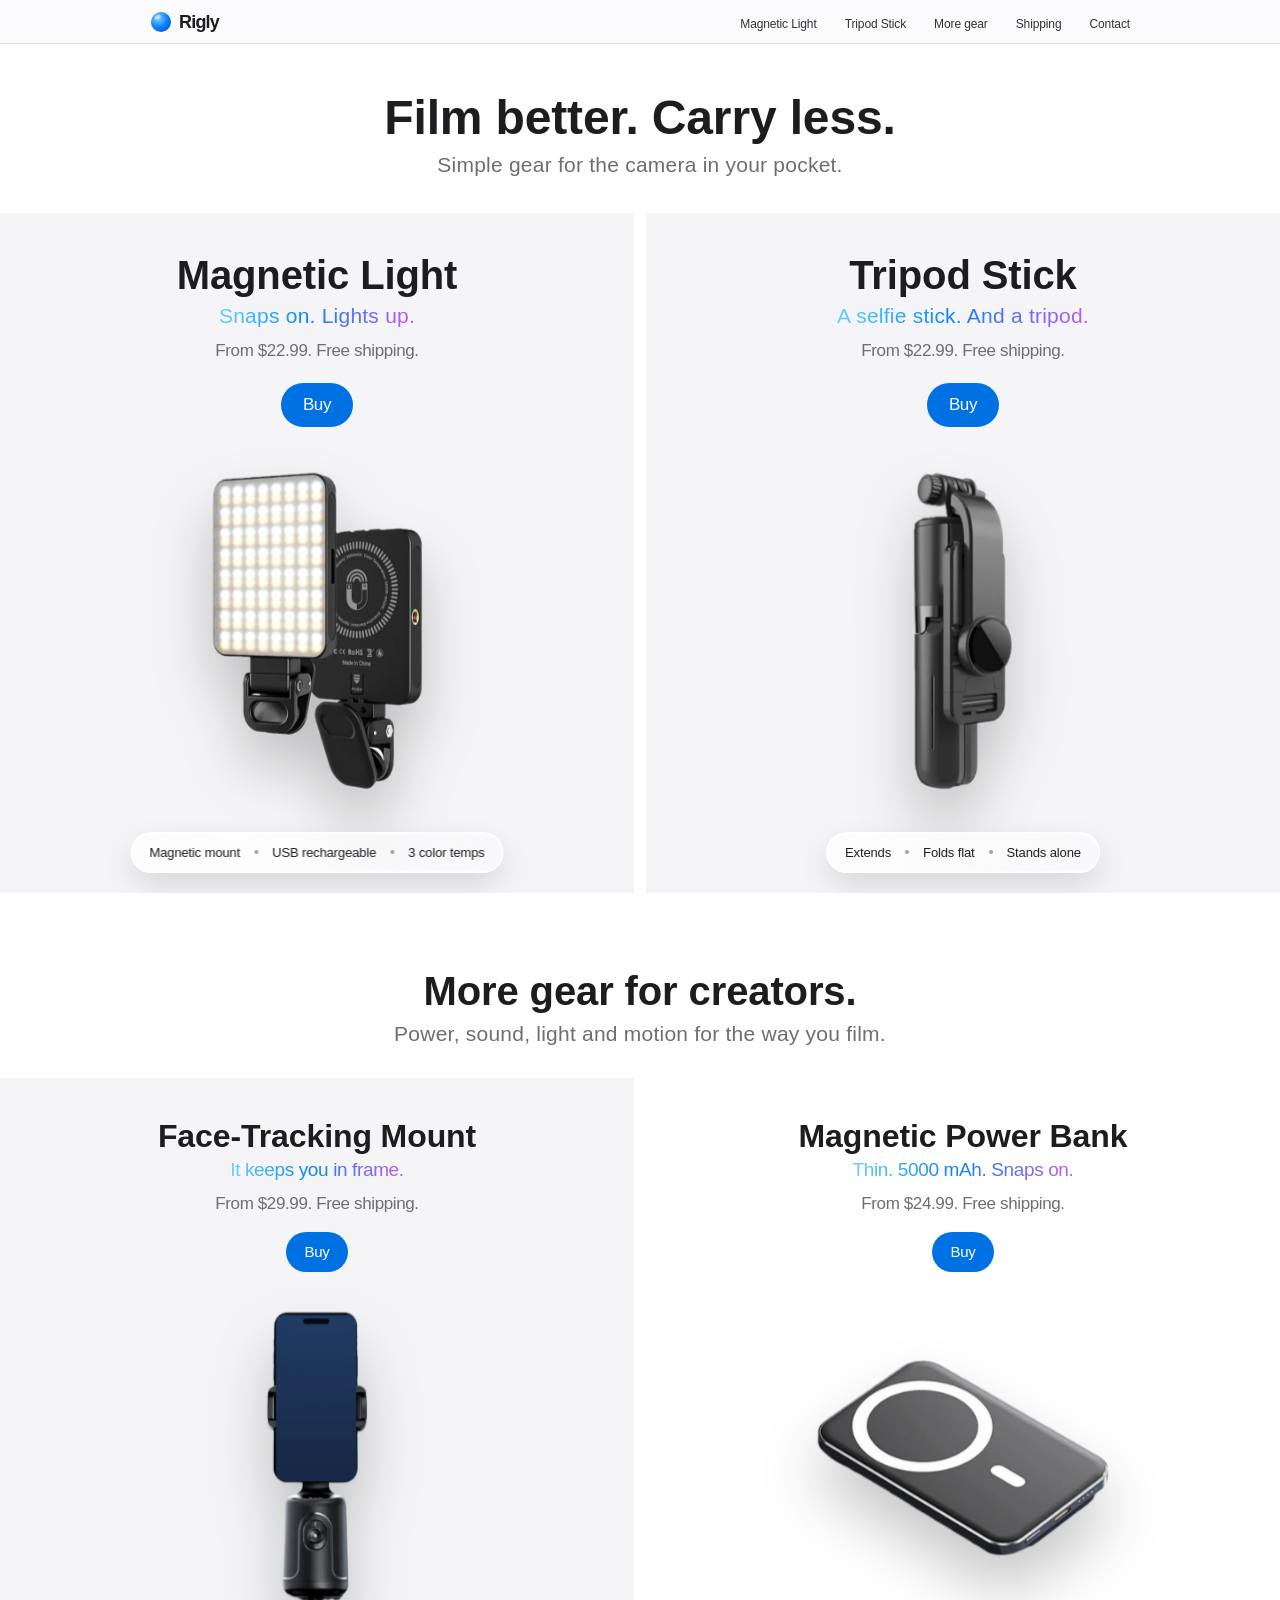
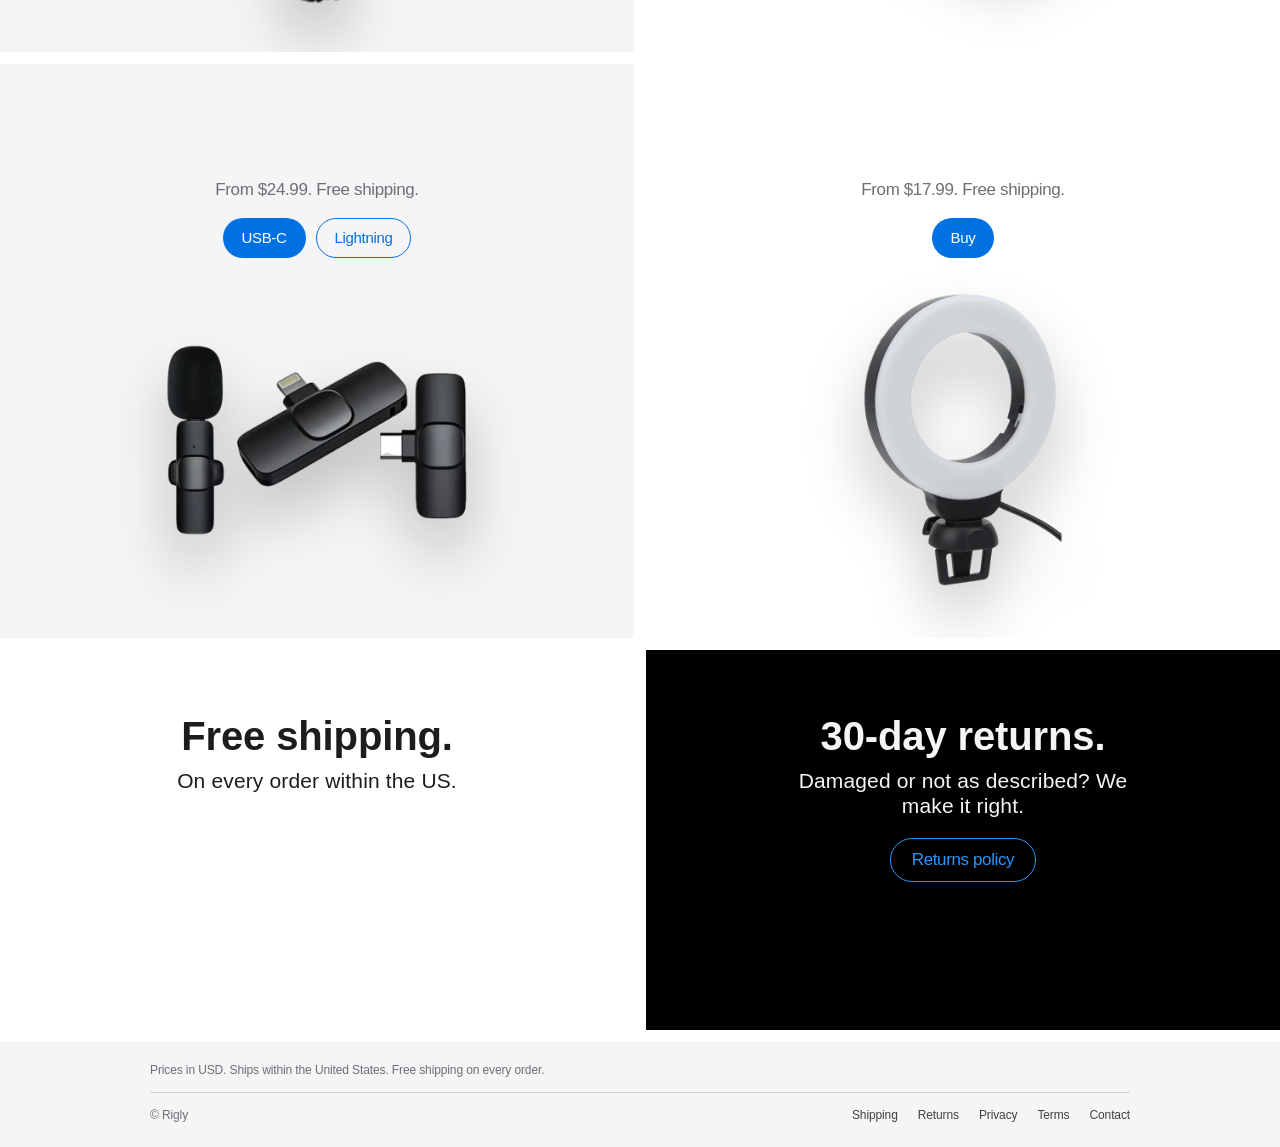
<file: index.html>
<!doctype html>
<html lang="en">
<head>
<meta charset="utf-8">
<meta name="viewport" content="width=device-width,initial-scale=1,viewport-fit=cover">
<title>Rigly | Gear for phone creators</title>
<meta name="description" content="Simple gear for filming with your phone: lights, tripods, wireless mics, power banks and more.">
<meta name="theme-color" content="#f5f5f7">
<meta property="og:type" content="website">
<meta property="og:site_name" content="Rigly">
<meta property="og:title" content="Rigly | Gear for phone creators">
<meta property="og:description" content="Simple gear for filming with your phone: lights, tripods, wireless mics, power banks and more.">
<meta property="og:image" content="https://hellomedialabs.github.io/rigly-store/magnetic-light.webp">
<meta name="twitter:card" content="summary_large_image">
<link rel="icon" href="logo.svg" type="image/svg+xml">
<script>document.documentElement.className="js"</script>
<link rel="preload" as="image" href="magnetic-light.webp">
<link rel="preload" as="image" href="tripod.webp">
<link rel="stylesheet" href="style.css">
</head>
<body>
<a class="skip" href="#main">Skip to content</a>
<nav class="gnav" aria-label="Main"><div class="gnav-in">
  <a class="logo" href="index.html" aria-label="Rigly home"><img class="mark" src="logo.svg" alt="" width="22" height="22"><span class="word">Rigly</span></a>
  <ul>
    <li><a href="index.html#magnetic-light">Magnetic Light</a></li>
    <li><a href="index.html#tripod-stick">Tripod Stick</a></li>
    <li><a href="index.html#more">More gear</a></li>
    <li><a href="shipping.html">Shipping</a></li>
    <li><a href="contact.html">Contact</a></li>
  </ul>
</div></nav>

<main id="main">
  <section class="intro">
    <h1 class="rv">Film better. Carry less.</h1>
    <p class="sub rv" style="--d:.08s">Simple gear for the camera in your pocket.</p>
  </section>

  <div class="duo">
    <section id="magnetic-light" class="tile light prod">
      <div class="copy">
        <h2 class="rv">Magnetic Light</h2>
        <p class="tag rv" style="--d:.06s"><span class="grad">Snaps on. Lights up.</span></p>
        <p class="fine rv" style="--d:.12s">From $<span data-price="light"></span>. Free shipping.</p>
        <p class="cta rv" style="--d:.18s"><a class="btn primary" data-buy="light" href="#">Buy</a></p>
      </div>
      <div class="shot-wrap"><img class="shot" src="magnetic-light.webp" alt="Rigly Magnetic Light, a rechargeable LED panel shown from the front and back" width="900" height="900" fetchpriority="high"></div>
      <div class="chip glass lt"><span>Magnetic mount</span><i></i><span>USB rechargeable</span><i></i><span>3 color temps</span></div>
    </section>

    <section id="tripod-stick" class="tile light prod">
      <div class="copy">
        <h2 class="rv" style="--d:.06s">Tripod Stick</h2>
        <p class="tag rv" style="--d:.12s"><span class="grad">A selfie stick. And a tripod.</span></p>
        <p class="fine rv" style="--d:.18s">From $<span data-price="tripod"></span>. Free shipping.</p>
        <p class="cta rv" style="--d:.24s"><a class="btn primary" data-buy="tripod" href="#">Buy</a></p>
      </div>
      <div class="shot-wrap"><img class="shot" src="tripod.webp" alt="Rigly Tripod Stick, folded" width="900" height="900" fetchpriority="high"></div>
      <div class="chip glass lt"><span>Extends</span><i></i><span>Folds flat</span><i></i><span>Stands alone</span></div>
    </section>
  </div>

  <section id="more" class="intro more-intro">
    <h2 class="rv">More gear for creators.</h2>
    <p class="sub rv" style="--d:.08s">Power, sound, light and motion for the way you film.</p>
  </section>

  <div class="more">
    <section class="tile light mini">
      <div class="copy">
        <h3 class="rv">Face-Tracking Mount</h3>
        <p class="tag rv"><span class="grad">It keeps you in frame.</span></p>
        <p class="fine rv">From $<span data-price="facetrack"></span>. Free shipping.</p>
        <p class="cta rv"><a class="btn primary" data-buy="facetrack" href="#">Buy</a></p>
      </div>
      <div class="shot-wrap"><img class="shot" src="facetrack.webp" alt="Rigly Face-Tracking Mount, a motorized phone mount" width="900" height="900" loading="lazy"></div>
    </section>
    <section class="tile plain mini">
      <div class="copy">
        <h3 class="rv">Magnetic Power Bank</h3>
        <p class="tag rv"><span class="grad">Thin. 5000 mAh. Snaps on.</span></p>
        <p class="fine rv">From $<span data-price="powerbank"></span>. Free shipping.</p>
        <p class="cta rv"><a class="btn primary" data-buy="powerbank" href="#">Buy</a></p>
      </div>
      <div class="shot-wrap"><img class="shot" src="powerbank.webp" alt="Rigly Magnetic Power Bank, a slim magnetic battery" width="900" height="900" loading="lazy"></div>
    </section>
    <section class="tile light mini">
      <div class="copy">
        <h3 class="rv">Wireless Mic</h3>
        <p class="tag rv"><span class="grad">Clip on. Go wireless.</span></p>
        <p class="fine rv">From $<span data-price="micusbc"></span>. Free shipping.</p>
        <p class="cta rv"><a class="btn primary" data-buy="micusbc" href="#">USB-C</a><a class="btn outline" data-buy="miclightning" href="#">Lightning</a></p>
      </div>
      <div class="shot-wrap"><img class="shot" src="mic.webp" alt="Rigly Wireless Mic with USB-C and Lightning receivers" width="900" height="900" loading="lazy"></div>
    </section>
    <section class="tile plain mini">
      <div class="copy">
        <h3 class="rv">Clip-On Ring Light</h3>
        <p class="tag rv"><span class="grad">Better light on every call.</span></p>
        <p class="fine rv">From $<span data-price="ringlight"></span>. Free shipping.</p>
        <p class="cta rv"><a class="btn primary" data-buy="ringlight" href="#">Buy</a></p>
      </div>
      <div class="shot-wrap"><img class="shot" src="ringlight.webp" alt="Rigly Clip-On Ring Light, a small USB ring light with a clip" width="900" height="900" loading="lazy"></div>
    </section>
  </div>

  <div class="pair">
    <section class="tile plain small">
      <h3 class="rv">Free shipping.</h3>
      <p class="sub rv" style="--d:.08s">On every order within the US.</p>
    </section>
    <section class="tile dark small">
      <h3 class="rv">30-day returns.</h3>
      <p class="sub rv" style="--d:.08s">Damaged or not as described? We make it right.</p>
      <p class="cta rv" style="--d:.16s"><a class="btn outline" href="returns.html">Returns policy</a></p>
    </section>
  </div>
</main>

<footer class="foot"><div class="foot-in">
  <p class="note">Prices in USD. Ships within the United States. Free shipping on every order.</p>
  <hr>
  <div class="foot-row">
    <p class="copy">&copy; Rigly</p>
    <p class="links"><a href="shipping.html">Shipping</a><a href="returns.html">Returns</a><a href="privacy.html">Privacy</a><a href="terms.html">Terms</a><a href="contact.html">Contact</a></p>
  </div>
</div></footer>
<script src="site.js"></script>
</body>
</html>
</file>
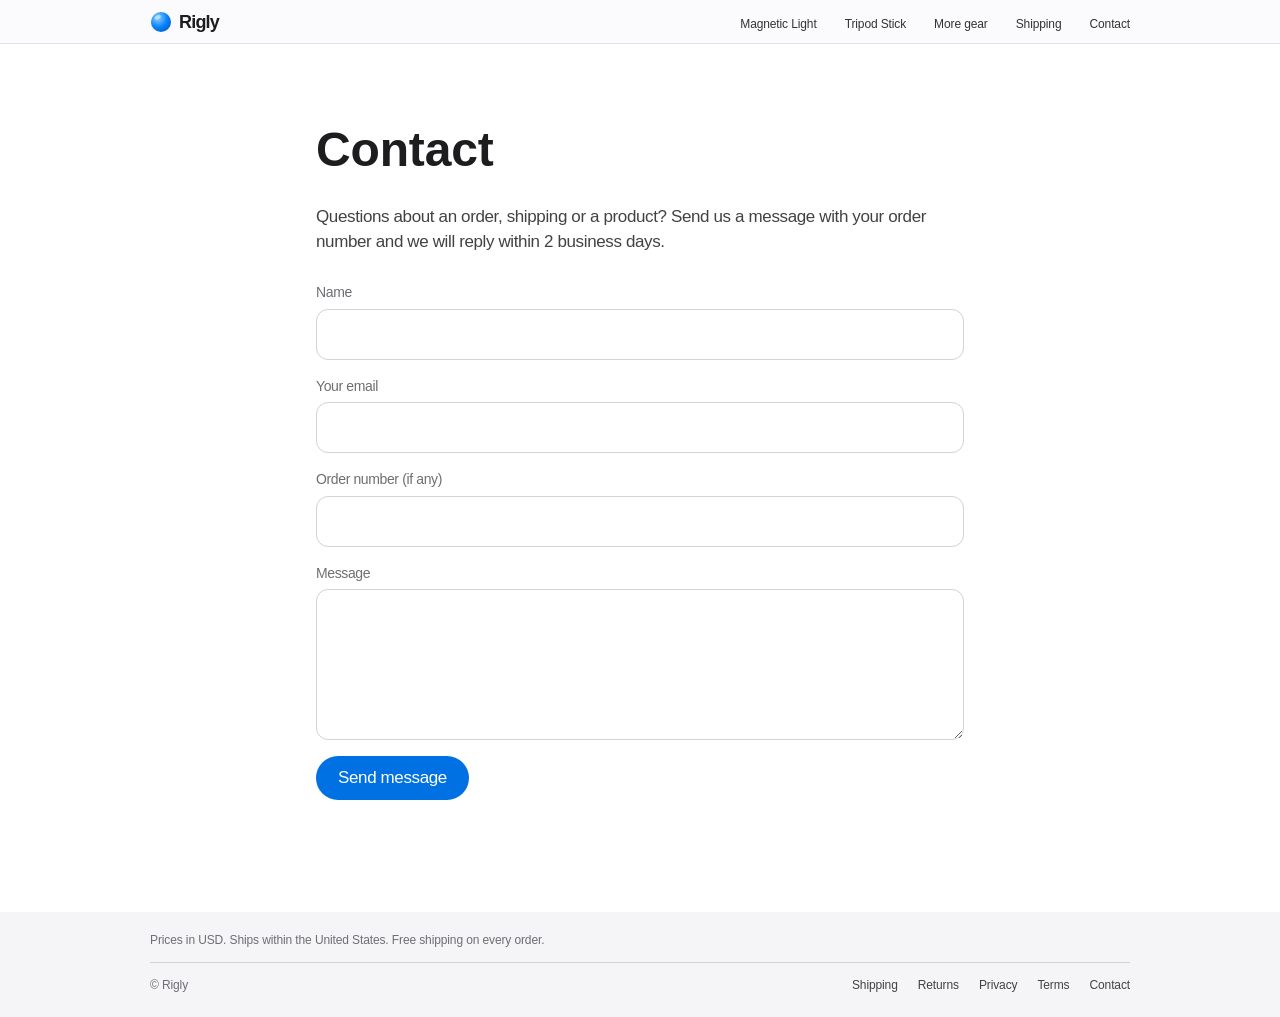
<file: contact.html>
<!doctype html>
<html lang="en">
<head>
<meta charset="utf-8">
<meta name="viewport" content="width=device-width,initial-scale=1,viewport-fit=cover">
<title>Contact | Rigly</title>
<meta name="description" content="">
<meta name="theme-color" content="#f5f5f7">
<meta property="og:type" content="website">
<meta property="og:site_name" content="Rigly">
<meta property="og:title" content="Contact | Rigly">
<meta property="og:description" content="">
<meta property="og:image" content="https://hellomedialabs.github.io/rigly-store/magnetic-light.webp">
<meta name="twitter:card" content="summary_large_image">
<link rel="icon" href="logo.svg" type="image/svg+xml">
<script>document.documentElement.className="js"</script>
<link rel="stylesheet" href="style.css">
</head>
<body>
<a class="skip" href="#main">Skip to content</a>
<nav class="gnav" aria-label="Main"><div class="gnav-in">
  <a class="logo" href="index.html" aria-label="Rigly home"><img class="mark" src="logo.svg" alt="" width="22" height="22"><span class="word">Rigly</span></a>
  <ul>
    <li><a href="index.html#magnetic-light">Magnetic Light</a></li>
    <li><a href="index.html#tripod-stick">Tripod Stick</a></li>
    <li><a href="index.html#more">More gear</a></li>
    <li><a href="shipping.html">Shipping</a></li>
    <li><a href="contact.html">Contact</a></li>
  </ul>
</div></nav>
<main id="main" class="doc"><h1 class="rv">Contact</h1><div class="rv" style="--d:.08s">
<p>Questions about an order, shipping or a product? Send us a message with your order number and we will reply within 2 business days.</p>
<form id="contact-form" method="POST">
  <input type="checkbox" name="botcheck" class="hp" tabindex="-1" autocomplete="off">
  <label>Name<input name="name" required></label>
  <label>Your email<input name="email" type="email" required></label>
  <label>Order number (if any)<input name="order"></label>
  <label>Message<textarea name="message" rows="5" required></textarea></label>
  <button class="btn primary" type="submit">Send message</button>
</form>
<p id="form-status" role="status"></p>
</div></main>
<footer class="foot"><div class="foot-in">
  <p class="note">Prices in USD. Ships within the United States. Free shipping on every order.</p>
  <hr>
  <div class="foot-row">
    <p class="copy">&copy; Rigly</p>
    <p class="links"><a href="shipping.html">Shipping</a><a href="returns.html">Returns</a><a href="privacy.html">Privacy</a><a href="terms.html">Terms</a><a href="contact.html">Contact</a></p>
  </div>
</div></footer>
<script src="site.js"></script>
</body>
</html>
</file>
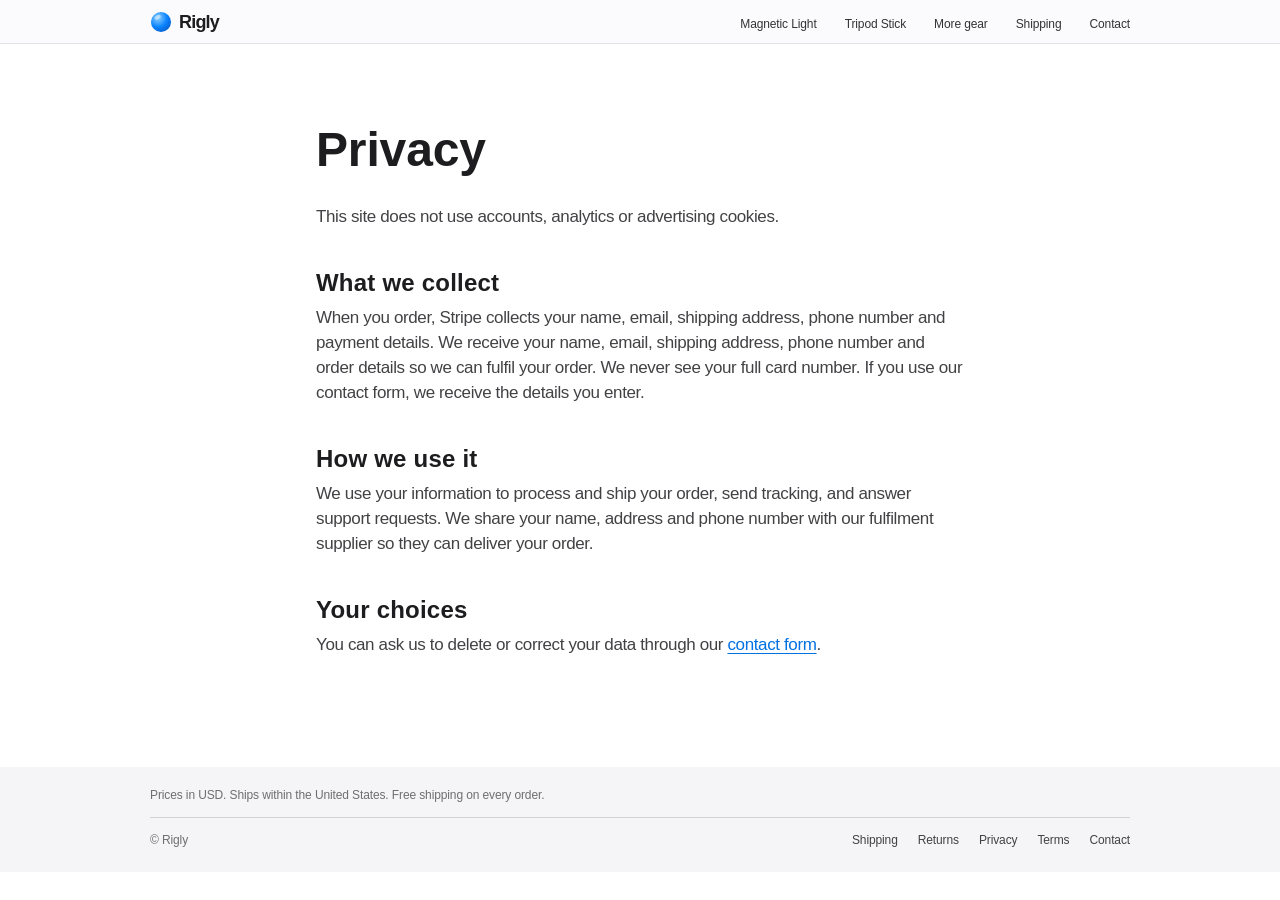
<file: privacy.html>
<!doctype html>
<html lang="en">
<head>
<meta charset="utf-8">
<meta name="viewport" content="width=device-width,initial-scale=1,viewport-fit=cover">
<title>Privacy | Rigly</title>
<meta name="description" content="">
<meta name="theme-color" content="#f5f5f7">
<meta property="og:type" content="website">
<meta property="og:site_name" content="Rigly">
<meta property="og:title" content="Privacy | Rigly">
<meta property="og:description" content="">
<meta property="og:image" content="https://hellomedialabs.github.io/rigly-store/magnetic-light.webp">
<meta name="twitter:card" content="summary_large_image">
<link rel="icon" href="logo.svg" type="image/svg+xml">
<script>document.documentElement.className="js"</script>
<link rel="stylesheet" href="style.css">
</head>
<body>
<a class="skip" href="#main">Skip to content</a>
<nav class="gnav" aria-label="Main"><div class="gnav-in">
  <a class="logo" href="index.html" aria-label="Rigly home"><img class="mark" src="logo.svg" alt="" width="22" height="22"><span class="word">Rigly</span></a>
  <ul>
    <li><a href="index.html#magnetic-light">Magnetic Light</a></li>
    <li><a href="index.html#tripod-stick">Tripod Stick</a></li>
    <li><a href="index.html#more">More gear</a></li>
    <li><a href="shipping.html">Shipping</a></li>
    <li><a href="contact.html">Contact</a></li>
  </ul>
</div></nav>
<main id="main" class="doc"><h1 class="rv">Privacy</h1><div class="rv" style="--d:.08s">
<p>This site does not use accounts, analytics or advertising cookies.</p>
<h2>What we collect</h2>
<p>When you order, Stripe collects your name, email, shipping address, phone number and payment details. We receive your name, email, shipping address, phone number and order details so we can fulfil your order. We never see your full card number. If you use our contact form, we receive the details you enter.</p>
<h2>How we use it</h2>
<p>We use your information to process and ship your order, send tracking, and answer support requests. We share your name, address and phone number with our fulfilment supplier so they can deliver your order.</p>
<h2>Your choices</h2>
<p>You can ask us to delete or correct your data through our <a href="contact.html">contact form</a>.</p>
</div></main>
<footer class="foot"><div class="foot-in">
  <p class="note">Prices in USD. Ships within the United States. Free shipping on every order.</p>
  <hr>
  <div class="foot-row">
    <p class="copy">&copy; Rigly</p>
    <p class="links"><a href="shipping.html">Shipping</a><a href="returns.html">Returns</a><a href="privacy.html">Privacy</a><a href="terms.html">Terms</a><a href="contact.html">Contact</a></p>
  </div>
</div></footer>
<script src="site.js"></script>
</body>
</html>
</file>
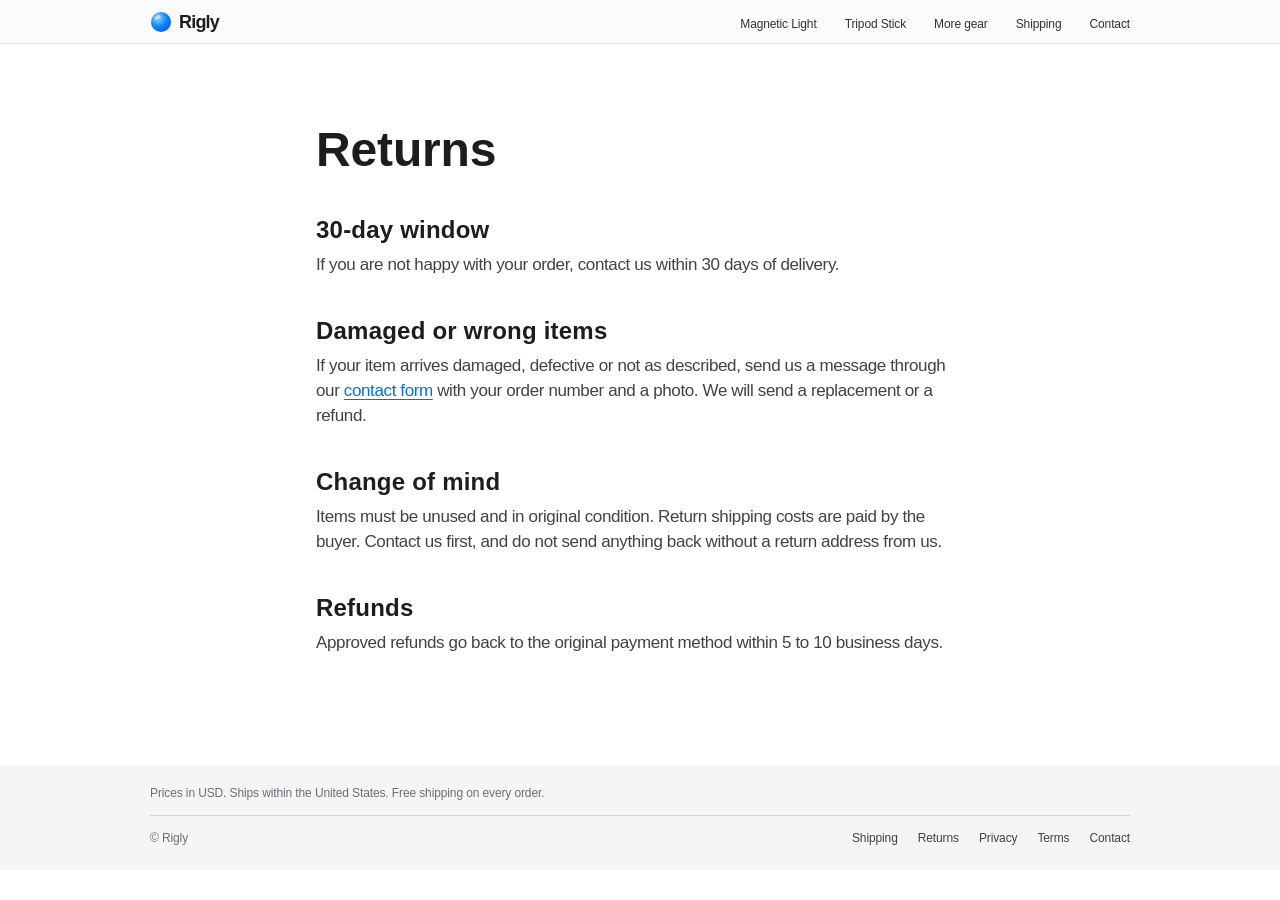
<file: returns.html>
<!doctype html>
<html lang="en">
<head>
<meta charset="utf-8">
<meta name="viewport" content="width=device-width,initial-scale=1,viewport-fit=cover">
<title>Returns | Rigly</title>
<meta name="description" content="">
<meta name="theme-color" content="#f5f5f7">
<meta property="og:type" content="website">
<meta property="og:site_name" content="Rigly">
<meta property="og:title" content="Returns | Rigly">
<meta property="og:description" content="">
<meta property="og:image" content="https://hellomedialabs.github.io/rigly-store/magnetic-light.webp">
<meta name="twitter:card" content="summary_large_image">
<link rel="icon" href="logo.svg" type="image/svg+xml">
<script>document.documentElement.className="js"</script>
<link rel="stylesheet" href="style.css">
</head>
<body>
<a class="skip" href="#main">Skip to content</a>
<nav class="gnav" aria-label="Main"><div class="gnav-in">
  <a class="logo" href="index.html" aria-label="Rigly home"><img class="mark" src="logo.svg" alt="" width="22" height="22"><span class="word">Rigly</span></a>
  <ul>
    <li><a href="index.html#magnetic-light">Magnetic Light</a></li>
    <li><a href="index.html#tripod-stick">Tripod Stick</a></li>
    <li><a href="index.html#more">More gear</a></li>
    <li><a href="shipping.html">Shipping</a></li>
    <li><a href="contact.html">Contact</a></li>
  </ul>
</div></nav>
<main id="main" class="doc"><h1 class="rv">Returns</h1><div class="rv" style="--d:.08s">
<h2>30-day window</h2>
<p>If you are not happy with your order, contact us within 30 days of delivery.</p>
<h2>Damaged or wrong items</h2>
<p>If your item arrives damaged, defective or not as described, send us a message through our <a href="contact.html">contact form</a> with your order number and a photo. We will send a replacement or a refund.</p>
<h2>Change of mind</h2>
<p>Items must be unused and in original condition. Return shipping costs are paid by the buyer. Contact us first, and do not send anything back without a return address from us.</p>
<h2>Refunds</h2>
<p>Approved refunds go back to the original payment method within 5 to 10 business days.</p>
</div></main>
<footer class="foot"><div class="foot-in">
  <p class="note">Prices in USD. Ships within the United States. Free shipping on every order.</p>
  <hr>
  <div class="foot-row">
    <p class="copy">&copy; Rigly</p>
    <p class="links"><a href="shipping.html">Shipping</a><a href="returns.html">Returns</a><a href="privacy.html">Privacy</a><a href="terms.html">Terms</a><a href="contact.html">Contact</a></p>
  </div>
</div></footer>
<script src="site.js"></script>
</body>
</html>
</file>
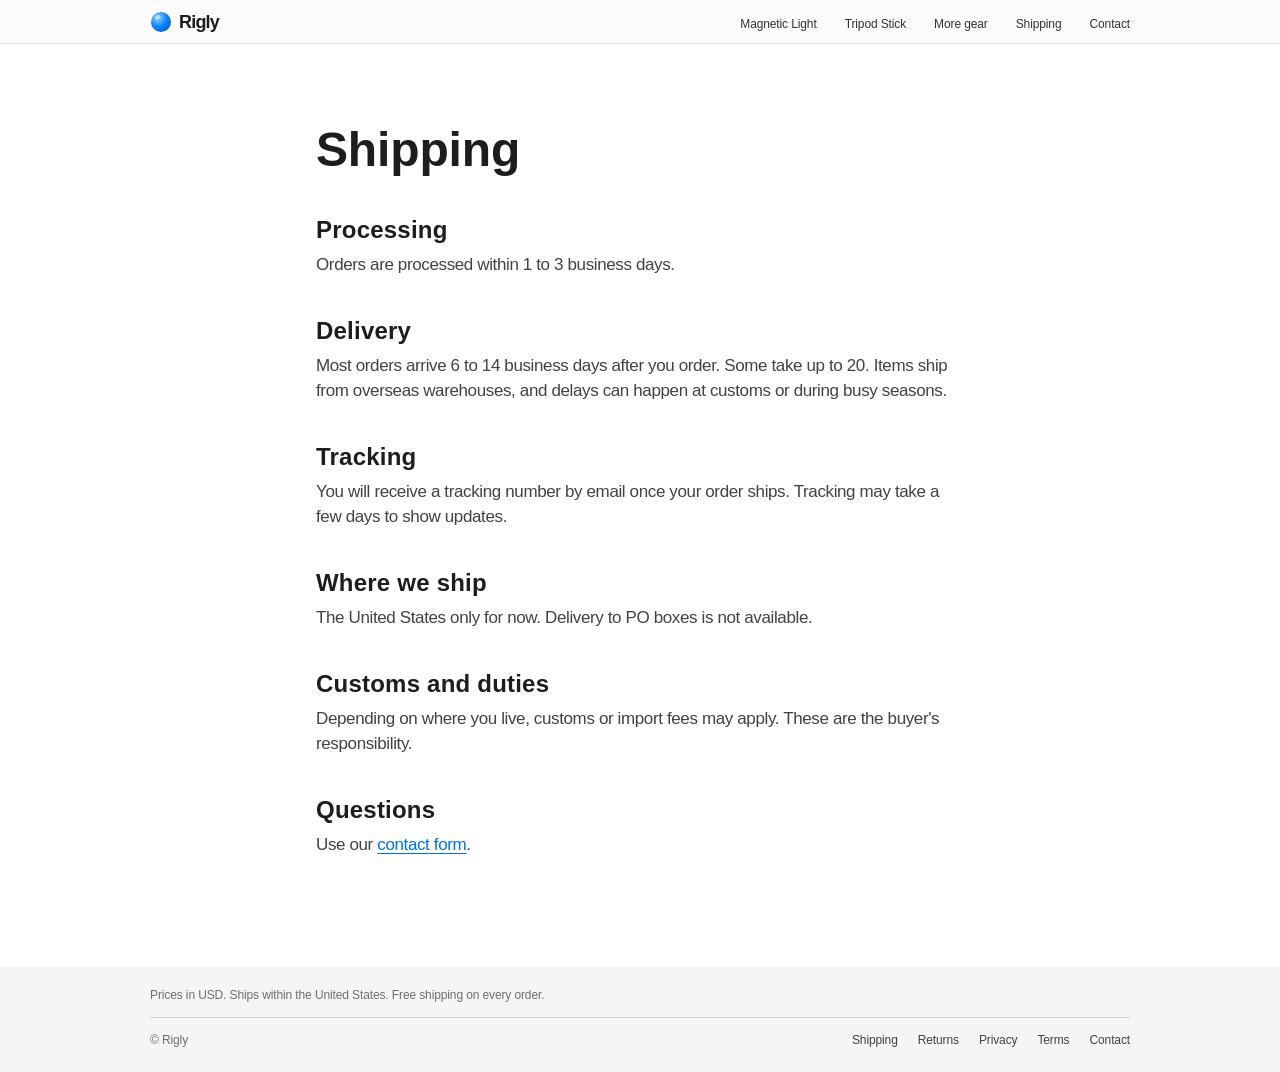
<file: shipping.html>
<!doctype html>
<html lang="en">
<head>
<meta charset="utf-8">
<meta name="viewport" content="width=device-width,initial-scale=1,viewport-fit=cover">
<title>Shipping | Rigly</title>
<meta name="description" content="">
<meta name="theme-color" content="#f5f5f7">
<meta property="og:type" content="website">
<meta property="og:site_name" content="Rigly">
<meta property="og:title" content="Shipping | Rigly">
<meta property="og:description" content="">
<meta property="og:image" content="https://hellomedialabs.github.io/rigly-store/magnetic-light.webp">
<meta name="twitter:card" content="summary_large_image">
<link rel="icon" href="logo.svg" type="image/svg+xml">
<script>document.documentElement.className="js"</script>
<link rel="stylesheet" href="style.css">
</head>
<body>
<a class="skip" href="#main">Skip to content</a>
<nav class="gnav" aria-label="Main"><div class="gnav-in">
  <a class="logo" href="index.html" aria-label="Rigly home"><img class="mark" src="logo.svg" alt="" width="22" height="22"><span class="word">Rigly</span></a>
  <ul>
    <li><a href="index.html#magnetic-light">Magnetic Light</a></li>
    <li><a href="index.html#tripod-stick">Tripod Stick</a></li>
    <li><a href="index.html#more">More gear</a></li>
    <li><a href="shipping.html">Shipping</a></li>
    <li><a href="contact.html">Contact</a></li>
  </ul>
</div></nav>
<main id="main" class="doc"><h1 class="rv">Shipping</h1><div class="rv" style="--d:.08s">
<h2>Processing</h2>
<p>Orders are processed within 1 to 3 business days.</p>
<h2>Delivery</h2>
<p>Most orders arrive 6 to 14 business days after you order. Some take up to 20. Items ship from overseas warehouses, and delays can happen at customs or during busy seasons.</p>
<h2>Tracking</h2>
<p>You will receive a tracking number by email once your order ships. Tracking may take a few days to show updates.</p>
<h2>Where we ship</h2>
<p>The United States only for now. Delivery to PO boxes is not available.</p>
<h2>Customs and duties</h2>
<p>Depending on where you live, customs or import fees may apply. These are the buyer's responsibility.</p>
<h2>Questions</h2>
<p>Use our <a href="contact.html">contact form</a>.</p>
</div></main>
<footer class="foot"><div class="foot-in">
  <p class="note">Prices in USD. Ships within the United States. Free shipping on every order.</p>
  <hr>
  <div class="foot-row">
    <p class="copy">&copy; Rigly</p>
    <p class="links"><a href="shipping.html">Shipping</a><a href="returns.html">Returns</a><a href="privacy.html">Privacy</a><a href="terms.html">Terms</a><a href="contact.html">Contact</a></p>
  </div>
</div></footer>
<script src="site.js"></script>
</body>
</html>
</file>
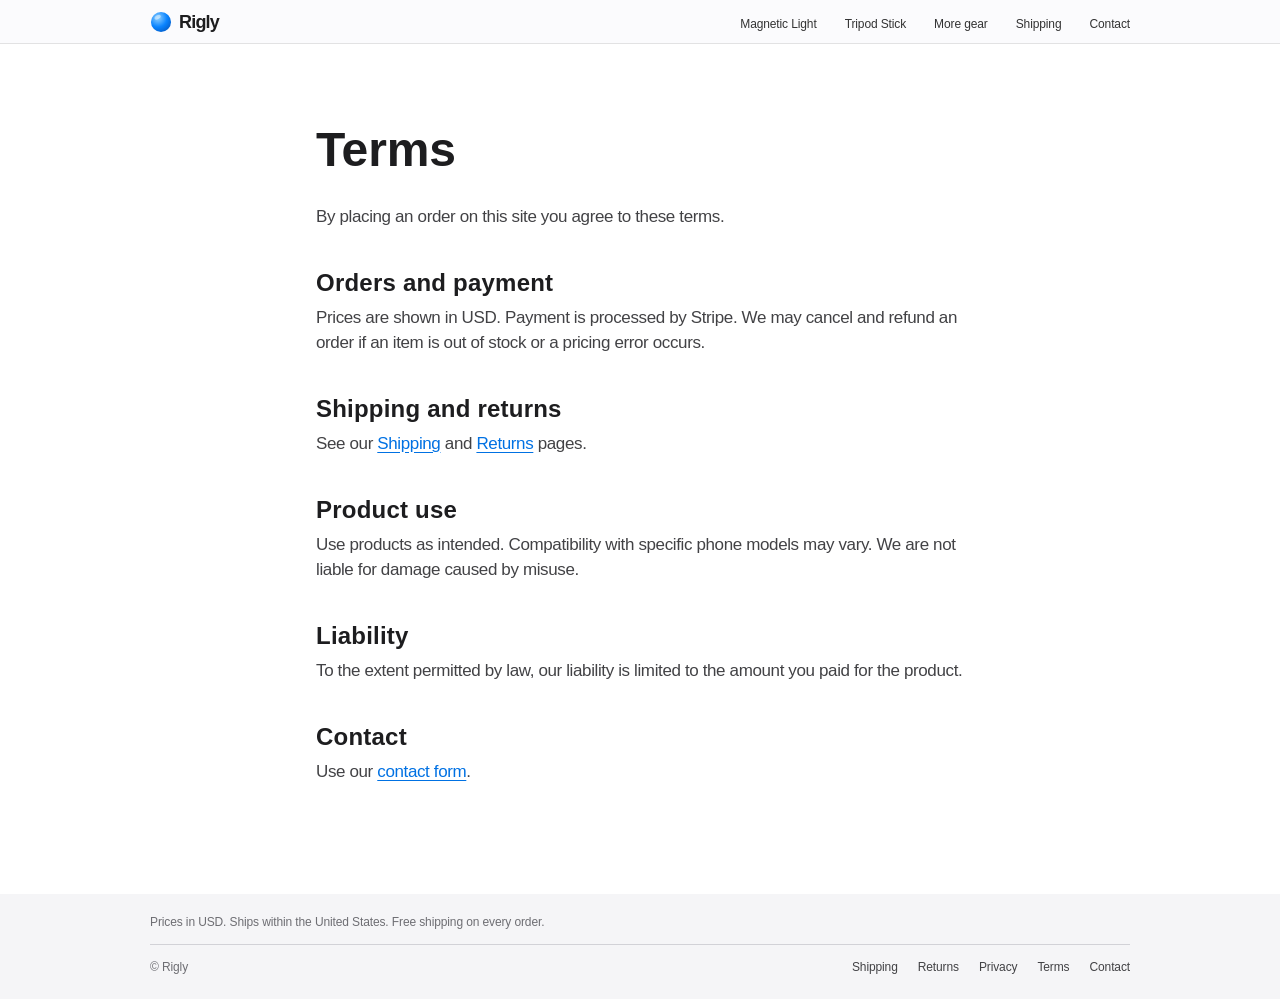
<file: terms.html>
<!doctype html>
<html lang="en">
<head>
<meta charset="utf-8">
<meta name="viewport" content="width=device-width,initial-scale=1,viewport-fit=cover">
<title>Terms | Rigly</title>
<meta name="description" content="">
<meta name="theme-color" content="#f5f5f7">
<meta property="og:type" content="website">
<meta property="og:site_name" content="Rigly">
<meta property="og:title" content="Terms | Rigly">
<meta property="og:description" content="">
<meta property="og:image" content="https://hellomedialabs.github.io/rigly-store/magnetic-light.webp">
<meta name="twitter:card" content="summary_large_image">
<link rel="icon" href="logo.svg" type="image/svg+xml">
<script>document.documentElement.className="js"</script>
<link rel="stylesheet" href="style.css">
</head>
<body>
<a class="skip" href="#main">Skip to content</a>
<nav class="gnav" aria-label="Main"><div class="gnav-in">
  <a class="logo" href="index.html" aria-label="Rigly home"><img class="mark" src="logo.svg" alt="" width="22" height="22"><span class="word">Rigly</span></a>
  <ul>
    <li><a href="index.html#magnetic-light">Magnetic Light</a></li>
    <li><a href="index.html#tripod-stick">Tripod Stick</a></li>
    <li><a href="index.html#more">More gear</a></li>
    <li><a href="shipping.html">Shipping</a></li>
    <li><a href="contact.html">Contact</a></li>
  </ul>
</div></nav>
<main id="main" class="doc"><h1 class="rv">Terms</h1><div class="rv" style="--d:.08s">
<p>By placing an order on this site you agree to these terms.</p>
<h2>Orders and payment</h2>
<p>Prices are shown in USD. Payment is processed by Stripe. We may cancel and refund an order if an item is out of stock or a pricing error occurs.</p>
<h2>Shipping and returns</h2>
<p>See our <a href="shipping.html">Shipping</a> and <a href="returns.html">Returns</a> pages.</p>
<h2>Product use</h2>
<p>Use products as intended. Compatibility with specific phone models may vary. We are not liable for damage caused by misuse.</p>
<h2>Liability</h2>
<p>To the extent permitted by law, our liability is limited to the amount you paid for the product.</p>
<h2>Contact</h2>
<p>Use our <a href="contact.html">contact form</a>.</p>
</div></main>
<footer class="foot"><div class="foot-in">
  <p class="note">Prices in USD. Ships within the United States. Free shipping on every order.</p>
  <hr>
  <div class="foot-row">
    <p class="copy">&copy; Rigly</p>
    <p class="links"><a href="shipping.html">Shipping</a><a href="returns.html">Returns</a><a href="privacy.html">Privacy</a><a href="terms.html">Terms</a><a href="contact.html">Contact</a></p>
  </div>
</div></footer>
<script src="site.js"></script>
</body>
</html>
</file>
<file: style.css>
/* Rigly store styles
   Design tokens follow apple.com: 44px translucent nav, 56/60 + 40/44 headlines (600),
   28/32 subheads, 17/25 body, 44px pill buttons, #0071e3 accent, 12px tile gaps.
   Sections: tokens · base · nav · tiles · buttons · glass chip · home layouts · documents · footer · motion · responsive */

/* ---------- tokens ---------- */
:root {
  --ink: #1d1d1f;
  --paper: #f5f5f7;
  --muted: #6e6e73;
  --muted-dk: #86868b;
  --line: #d2d2d7;
  --blue: #0071e3;
  --blue-hi: #0077ed;
  --blue-dk: #2997ff;
  --font: -apple-system, BlinkMacSystemFont, "SF Pro Text", "SF Pro Display", "Helvetica Neue", Helvetica, Arial, sans-serif;
  --display: -apple-system, BlinkMacSystemFont, "SF Pro Display", "SF Pro Text", "Helvetica Neue", Helvetica, Arial, sans-serif;
  --ease: cubic-bezier(.28, .11, .32, 1);
}

/* ---------- base ---------- */
*, *::before, *::after { box-sizing: border-box; }
html { scroll-behavior: smooth; scroll-padding-top: 44px; -webkit-text-size-adjust: 100%; }
body {
  margin: 0;
  background: #fff;
  color: var(--ink);
  font: 400 17px/1.47059 var(--font);
  letter-spacing: -.022em;
  -webkit-font-smoothing: antialiased;
  -moz-osx-font-smoothing: grayscale;
}
a { color: inherit; text-decoration: none; }
img { display: block; max-width: 100%; height: auto; }
h1, h2, h3, p, ul { margin: 0; }
ul { padding: 0; list-style: none; }
.skip { position: absolute; left: -9999px; top: 8px; z-index: 200; background: #fff; color: var(--ink); padding: 8px 14px; border-radius: 8px; }
.skip:focus { left: 8px; }
:focus-visible { outline: 2px solid var(--blue); outline-offset: 3px; }

/* ---------- global nav ---------- */
.gnav {
  position: fixed; inset: 0 0 auto 0; z-index: 100; height: 44px;
  background: rgba(251, 251, 253, .8);
  -webkit-backdrop-filter: saturate(1.8) blur(20px);
  backdrop-filter: saturate(1.8) blur(20px);
  box-shadow: inset 0 -1px 0 rgba(0, 0, 0, .1);
  animation: nav-in .8s var(--ease) both;
}
.gnav-in { max-width: 1024px; height: 44px; margin: 0 auto; padding: 0 22px; display: flex; align-items: center; justify-content: space-between; }
.gnav ul { display: flex; gap: 28px; }
.gnav li a { font-size: 12px; letter-spacing: -.01em; white-space: nowrap; color: rgba(0, 0, 0, .8); transition: color .3s var(--ease); }
.gnav li a:hover { color: #000; }
.logo { display: flex; align-items: center; gap: 7px; }
.logo .mark { width: 22px; height: 22px; border-radius: 50%; }
.word { font: 600 18px/1 var(--display); letter-spacing: -.045em; }
@keyframes nav-in { from { opacity: 0; transform: translateY(-100%); } to { opacity: 1; transform: none; } }

/* ---------- tiles ---------- */
.tile { position: relative; overflow: hidden; margin-bottom: 12px; padding: 56px 22px 0; text-align: center; }
.tile.light { background: var(--paper); color: var(--ink); }
.tile.plain { background: #fff; color: var(--ink); }
.tile.dark { background: #000; color: #f5f5f7; }
.tile h2 { font: 600 56px/60px var(--display); letter-spacing: -.005em; }
.tile h3 { font: 600 40px/44px var(--display); letter-spacing: -.003em; }
.tile .sub { margin-top: 6px; font: 400 28px/32px var(--display); letter-spacing: .007em; }
.tile .fine { margin-top: 10px; color: var(--muted); }
.tile.dark .fine { color: var(--muted-dk); }
.grad { background: linear-gradient(90deg, #64d2ff 0%, #0a84ff 45%, #bf5af2 100%); -webkit-background-clip: text; background-clip: text; color: transparent; }
.cta { display: flex; flex-wrap: wrap; justify-content: center; gap: 16px; margin-top: 20px; }
.copy { position: relative; z-index: 2; }

/* product image: scrubs with scroll (--p set by site.js) */
.shot-wrap { position: relative; width: min(620px, 92vw); margin-top: auto; --p: 1; }
.shot {
  width: 100%; height: auto; transform-origin: 50% 100%; will-change: transform;
  transform: translateY(calc((1 - var(--p)) * 56px)) scale(calc(.9 + .1 * var(--p)));
  filter: drop-shadow(0 34px 30px rgba(0, 0, 0, .22));
}

/* ---------- buttons ---------- */
.btn {
  display: inline-block; min-height: 44px; padding: 11px 21px;
  border: 1px solid transparent; border-radius: 980px;
  font: 400 17px/20px var(--font); letter-spacing: -.022em; cursor: pointer;
  transition: background-color .3s var(--ease), color .3s var(--ease), border-color .3s var(--ease), transform .3s var(--ease);
}
.btn:active { transform: scale(.97); }
.btn.primary { background: var(--blue); color: #fff; }
.btn.primary:hover { background: var(--blue-hi); }
.btn.outline { border-color: var(--blue); color: var(--blue); }
.btn.outline:hover { background: var(--blue); color: #fff; }
.tile.dark .btn.outline { border-color: var(--blue-dk); color: var(--blue-dk); }
.tile.dark .btn.outline:hover { background: var(--blue); border-color: var(--blue); color: #fff; }

/* ---------- liquid glass chip ---------- */
.glass {
  position: relative; isolation: isolate; overflow: hidden;
  -webkit-backdrop-filter: blur(22px) saturate(190%);
  backdrop-filter: blur(22px) saturate(190%);
}
.glass::before {
  content: ""; position: absolute; inset: 0; z-index: -1; border-radius: inherit; pointer-events: none; opacity: .9;
  background: radial-gradient(260px circle at var(--mx, 30%) var(--my, 0%), rgba(255, 255, 255, .55), rgba(255, 255, 255, 0) 60%);
}
.chip {
  position: absolute; left: 50%; bottom: 20px; z-index: 3; transform: translateX(-50%);
  display: flex; align-items: center; gap: 14px; white-space: nowrap;
  padding: 10px 18px; border-radius: 999px; font-size: 13px; letter-spacing: -.01em;
  color: var(--ink);
  background: linear-gradient(135deg, rgba(255, 255, 255, .75), rgba(255, 255, 255, .35));
  border: 1px solid rgba(255, 255, 255, .9);
  box-shadow: inset 0 1px 1px #fff, inset 0 -1px 1px rgba(255, 255, 255, .5), 0 12px 30px rgba(0, 0, 0, .12);
}
.chip i { width: 4px; height: 4px; border-radius: 50%; background: currentColor; opacity: .4; }

/* ---------- home: intro ---------- */
.intro { padding: 92px 22px 36px; text-align: center; background: #fff; }
.intro h1 { font: 600 48px/52px var(--display); letter-spacing: -.003em; }
.intro h2 { font: 600 40px/44px var(--display); letter-spacing: -.003em; }
.intro .sub { margin-top: 8px; font: 400 21px/25px var(--display); letter-spacing: .011em; color: var(--muted); }
.more-intro { padding-top: 64px; padding-bottom: 32px; }

/* ---------- home: lead products ---------- */
.duo { display: grid; grid-template-columns: 1fr 1fr; gap: 12px; margin-bottom: 12px; }
.duo .tile { margin: 0; }
.prod { display: flex; flex-direction: column; align-items: center; min-height: min(680px, calc(100svh - 190px)); padding-top: 40px; }
.prod h2 { font: 600 40px/44px var(--display); letter-spacing: -.003em; }
.prod .tag { margin-top: 6px; font: 400 21px/25px var(--display); letter-spacing: .011em; }
.prod .shot-wrap { width: min(360px, 72%); margin: 12px 0 60px; }

/* ---------- home: more gear grid ---------- */
.more { display: grid; grid-template-columns: repeat(6, 1fr); gap: 12px; margin-bottom: 12px; }
.more .tile { margin: 0; }
.mini { grid-column: span 3; display: flex; flex-direction: column; align-items: center; padding-top: 40px; }
.mini h3 { font: 600 32px/36px var(--display); letter-spacing: -.003em; }
.mini .tag { margin-top: 4px; font: 400 19px/23px var(--display); }
.mini .cta { gap: 10px; margin-top: 16px; }
.mini .btn { min-height: 40px; padding: 9px 18px; font-size: 15px; }
.mini .shot-wrap { width: min(340px, 80%); margin: 12px 0 28px; }

/* ---------- home: promise tiles ---------- */
.pair { display: grid; grid-template-columns: 1fr 1fr; gap: 12px; margin-bottom: 12px; }
.pair .tile { margin: 0; }
.small { min-height: 380px; padding: 64px 28px; }
.small .sub { max-width: 360px; margin: 10px auto 0; font-size: 21px; line-height: 25px; }

/* ---------- documents (policies, contact) ---------- */
.doc { max-width: 692px; margin: 0 auto; padding: 124px 22px 96px; }
.doc h1 { margin-bottom: 28px; font: 600 48px/52px var(--display); letter-spacing: -.003em; }
.doc h2 { margin: 40px 0 8px; font: 600 24px/28px var(--display); letter-spacing: .009em; }
.doc p { margin-bottom: 14px; color: #424245; }
.doc a { color: var(--blue); text-decoration: underline; text-underline-offset: 3px; }
.doc form { display: grid; gap: 16px; margin-top: 28px; }
.doc label { display: grid; gap: 6px; font-size: 14px; color: var(--muted); }
.doc input, .doc textarea {
  width: 100%; padding: 12px 16px; border: 1px solid var(--line); border-radius: 12px;
  background: #fff; color: var(--ink); font: 400 17px/25px var(--font);
  transition: border-color .3s var(--ease), box-shadow .3s var(--ease);
}
.doc input:focus, .doc textarea:focus { outline: none; border-color: var(--blue); box-shadow: 0 0 0 4px rgba(0, 113, 227, .2); }
.doc .btn { justify-self: start; }
.hp { display: none; }
#form-status { margin-top: 16px; color: var(--ink); }

/* ---------- footer ---------- */
.foot { padding: 20px 22px 24px; background: var(--paper); color: var(--muted); font-size: 12px; line-height: 16px; letter-spacing: -.01em; }
.foot-in { max-width: 980px; margin: 0 auto; }
.foot .note { padding-bottom: 14px; }
.foot hr { margin: 0 0 14px; border: 0; border-top: 1px solid var(--line); }
.foot-row { display: flex; flex-wrap: wrap; justify-content: space-between; gap: 16px; }
.foot .copy { margin: 0; }
.foot a { margin-left: 20px; color: #424245; }
.foot a:hover { text-decoration: underline; }
.foot .links a:first-child { margin-left: 0; }

/* ---------- scroll reveal ---------- */
.js .rv { opacity: 0; transform: translateY(28px); transition: opacity .9s var(--ease) var(--d, 0s), transform .9s var(--ease) var(--d, 0s); }
.js .rv.in { opacity: 1; transform: none; }

/* ---------- responsive ---------- */
@media (max-width: 1068px) {
  .tile h2, .prod h2 { font-size: 32px; line-height: 36px; }
  .tile h3 { font-size: 32px; line-height: 36px; }
  .intro h1 { font-size: 40px; line-height: 44px; }
  .intro h2 { font-size: 32px; line-height: 36px; }
  .more { grid-template-columns: 1fr 1fr; }
  .mini { grid-column: span 1; }
}
@media (max-width: 734px) {
  .gnav ul { gap: 16px; }
  .gnav li:nth-child(1), .gnav li:nth-child(2), .gnav li:nth-child(4) { display: none; }
  .tile { padding-top: 44px; }
  .tile .sub { font-size: 21px; line-height: 25px; }
  .intro { padding: 76px 22px 28px; }
  .intro h1 { font-size: 34px; line-height: 38px; }
  .intro h2, .more-intro h2 { font-size: 28px; line-height: 32px; }
  .duo, .pair, .more { grid-template-columns: 1fr; }
  .prod { min-height: 600px; padding-top: 40px; }
  .prod .shot-wrap, .mini .shot-wrap { width: min(340px, 82%); }
  .chip { bottom: 18px; gap: 10px; padding: 10px 16px; font-size: 12px; }
  .small { min-height: 300px; padding: 48px 22px; }
  .doc { padding-top: 104px; }
  .doc h1 { font-size: 34px; line-height: 38px; }
  .foot-row { flex-direction: column; }
}
@media (max-width: 420px) {
  .chip i:nth-of-type(2), .chip span:nth-of-type(3) { display: none; }
}

/* ---------- reduced motion ---------- */
@media (prefers-reduced-motion: reduce) {
  html { scroll-behavior: auto; }
  .gnav { animation: none; }
  .js .rv { opacity: 1; transform: none; transition: none; }
  .shot { transform: none !important; }
}
</file>
